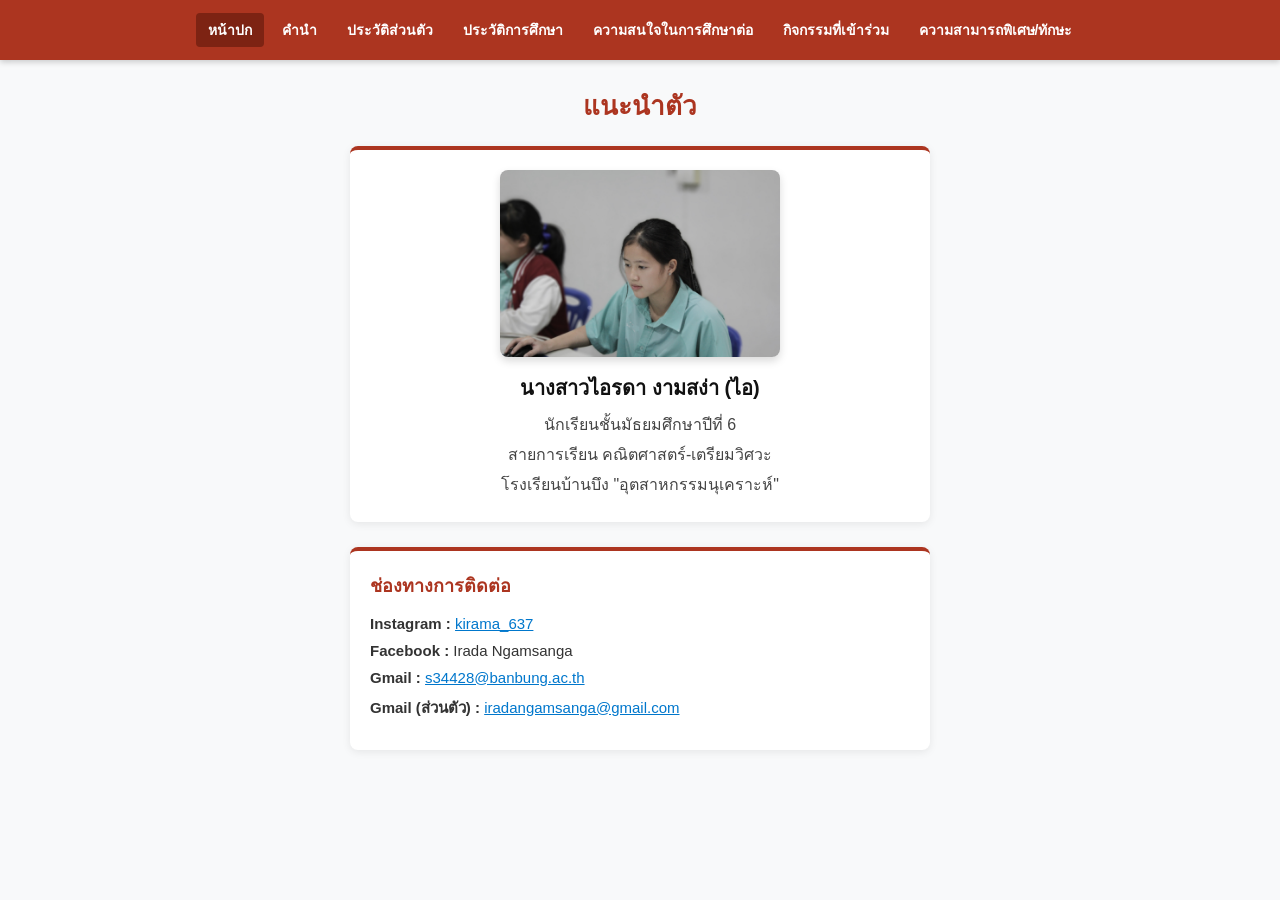
<file: index.html>
<!DOCTYPE html>
<html lang="th">
<head>
    <meta charset="UTF-8">
    <meta name="viewport" content="width=device-width, initial-scale=1.0">
    <title>หน้าแรก - Portfolio</title>
    <style>
        * {
            box-sizing: border-box;
            margin: 0;
            padding: 0;
        }
        body {
            font-family: 'Tahoma', 'Sarabun', sans-serif;
            background-color: #f8f9fa;
            color: #333;
        }
        .navbar {
            background-color: #AC3520;
            display: flex;
            justify-content: center;
            align-items: center;
            flex-wrap: wrap;
            padding: 10px;
            position: sticky;
            top: 0;
            box-shadow: 0 2px 6px rgba(0,0,0,0.2);
            z-index: 100;
        }
        .navbar a {
            color: white;
            text-decoration: none;
            padding: 6px 12px;
            font-size: 14px;
            font-weight: bold;
            border-radius: 4px;
            margin: 3px;
            white-space: nowrap;
        }
        .navbar a:hover, .navbar a.active {
            background-color: #7d2313;
        }
        .page-container {
            width: 90%;
            max-width: 600px;
            margin: 25px auto;
            padding: 0 10px;
            text-align: center;
        }
        .heading {
            font-size: 26px;
            margin-bottom: 20px;
            color: #AC3520;
        }
        .profile-card, .contact-box {
            background: #ffffff;
            border-radius: 8px;
            padding: 20px;
            margin-bottom: 25px;
            box-shadow: 0 2px 8px rgba(0,0,0,0.08);
            border-top: 4px solid #AC3520;
            text-align: center;
        }
        /* ล็อกขนาดรูปภาพให้พอดีหน้าจอชัวร์ 100% */
        .profile-img {
            width: 100% !important;
            max-width: 280px !important; /* ปรับขนาดความกว้างรูปไม่เกิน 280px */
            height: auto !important;
            display: block !important;
            margin: 0 auto 15px auto !important;
            border-radius: 8px;
            box-shadow: 0 4px 8px rgba(0,0,0,0.15);
        }
        .img-caption {
            font-size: 13px;
            color: #666;
            margin-bottom: 20px;
        }
        .profile-details h2 {
            font-size: 20px;
            color: #111;
            margin-bottom: 8px;
        }
        .profile-details h3 {
            font-size: 16px;
            color: #444;
            font-weight: normal;
            margin-bottom: 5px;
        }
        .contact-box {
            text-align: left;
        }
        .contact-box h2 {
            font-size: 18px;
            color: #AC3520;
            margin-bottom: 15px;
        }
        .contact-box p {
            margin-bottom: 10px;
            font-size: 15px;
            word-break: break-word;
        }
        .contact-box a {
            color: #0077cc;
            text-decoration: underline;
        }
    </style>
</head>
<body>

    <nav class="navbar">
        <a href="index.html" class="active">หน้าปก</a>
        <a href="foreword.html">คำนำ</a>
        <a href="profile.html">ประวัติส่วนตัว</a>
        <a href="education.html">ประวัติการศึกษา</a>
        <a href="interest.html">ความสนใจในการศึกษาต่อ</a>
        <a href="activities.html">กิจกรรมที่เข้าร่วม</a>
        <a href="skills.html">ความสามารถพิเศษ/ทักษะ</a>
    </nav>

    <main class="page-container">
        <h1 class="heading">แนะนำตัว</h1>
        
        <div class="profile-card">
            <!-- บังคับขนาดภาพด้วย style ตรงๆ เพื่อแก้ปัญหารูปใหญ่ล้นจอ -->
            <img src="banner.jpg" alt="รูปโปรไฟล์" class="profile-img" style="width: 100%; max-width: 280px; height: auto; display: block; margin: 0 auto 15px auto; border-radius: 8px;">
           
            <div class="profile-details">
                <h2>นางสาวไอรดา งามสง่า (ไอ)</h2>
                <h3>นักเรียนชั้นมัธยมศึกษาปีที่ 6</h3>
                <h3>สายการเรียน คณิตศาสตร์-เตรียมวิศวะ</h3>
                <h3>โรงเรียนบ้านบึง "อุตสาหกรรมนุเคราะห์"</h3>
            </div>
        </div>

        <section class="contact-box">
            <h2>ช่องทางการติดต่อ</h2>
            <p><strong>Instagram :</strong> <a href="https://instagram.com/alpha_yahcuras" target="_blank">kirama_637</a></p>
            <p><strong>Facebook :</strong> Irada Ngamsanga</p>
            <p><strong>Gmail :</strong> <a href="mailto:chayamorn36642@banbung.ac.th">s34428@banbung.ac.th</a></p>
            <p><strong>Gmail (ส่วนตัว) :</strong> <a href="mailto:chayamonpaenoi10052550@gmail.com">iradangamsanga@gmail.com</a></p>
        </section>
    </main>

</body>
</html>
</file>
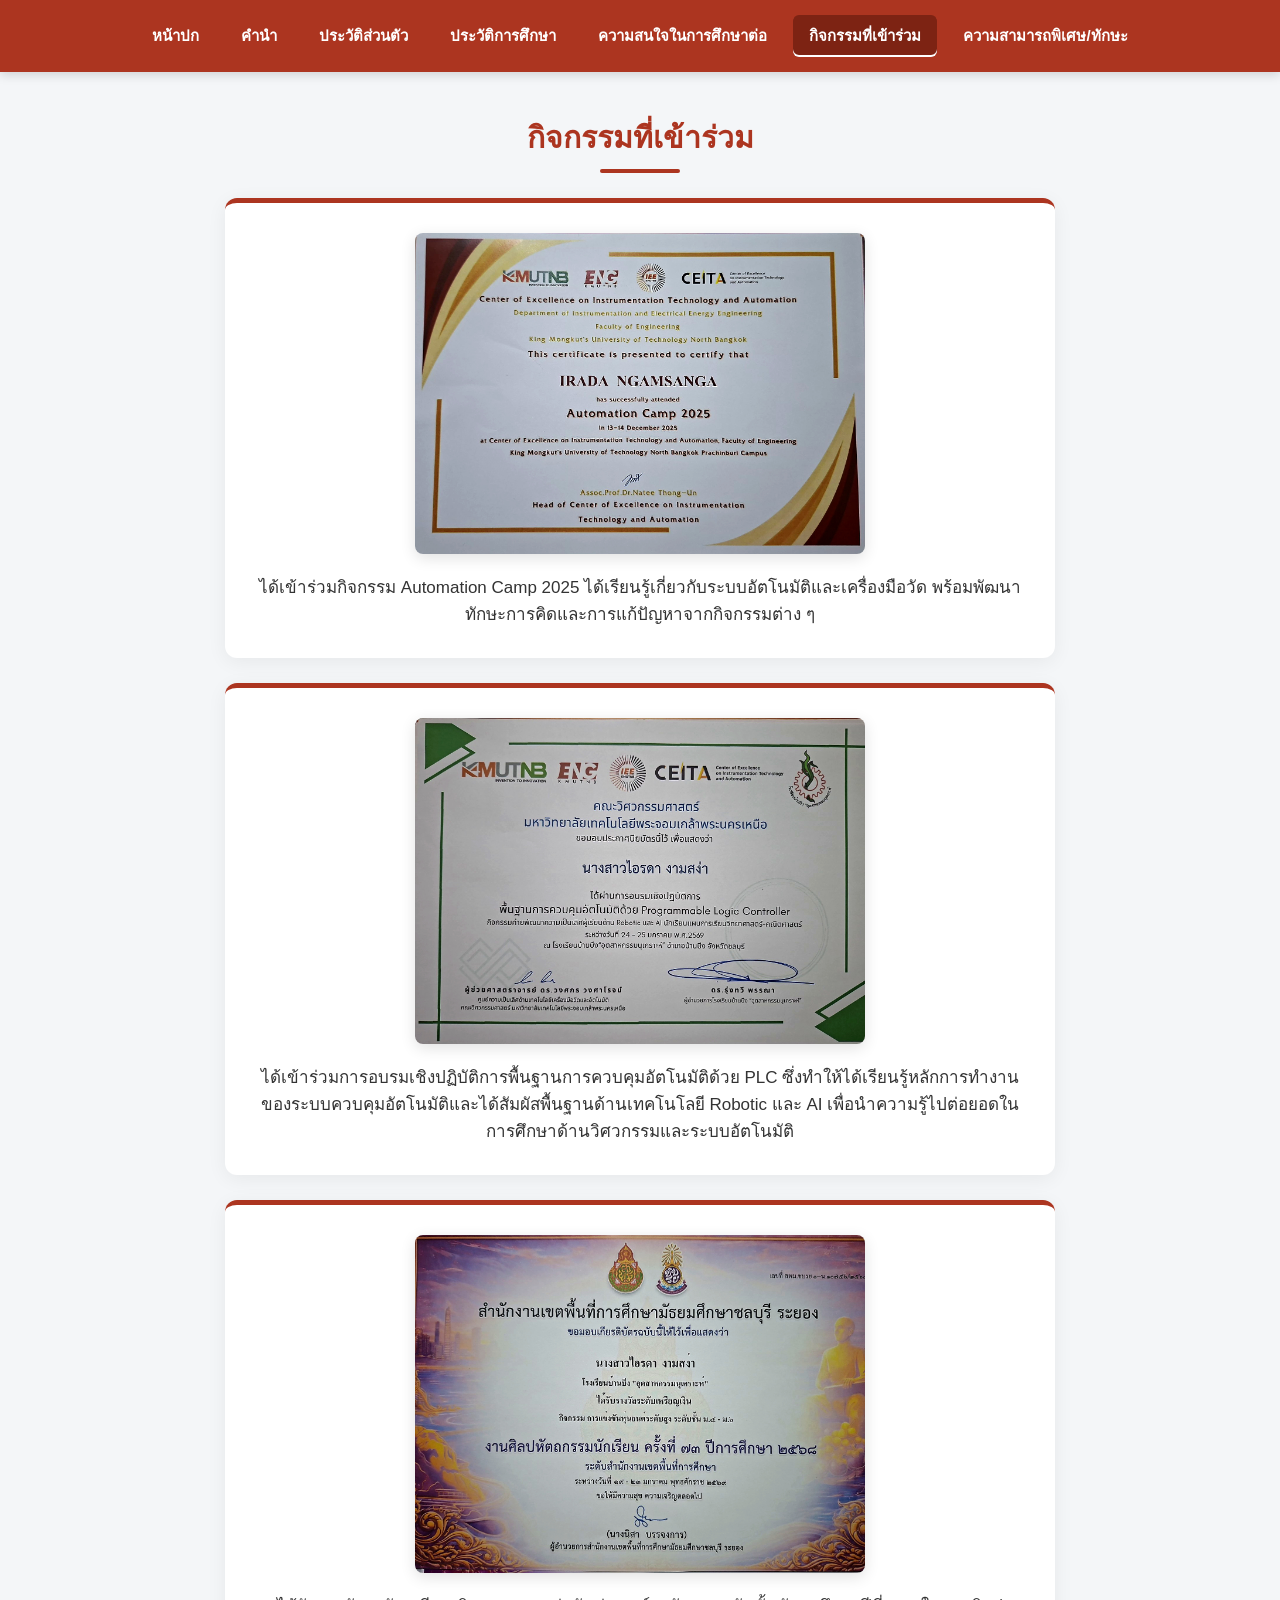
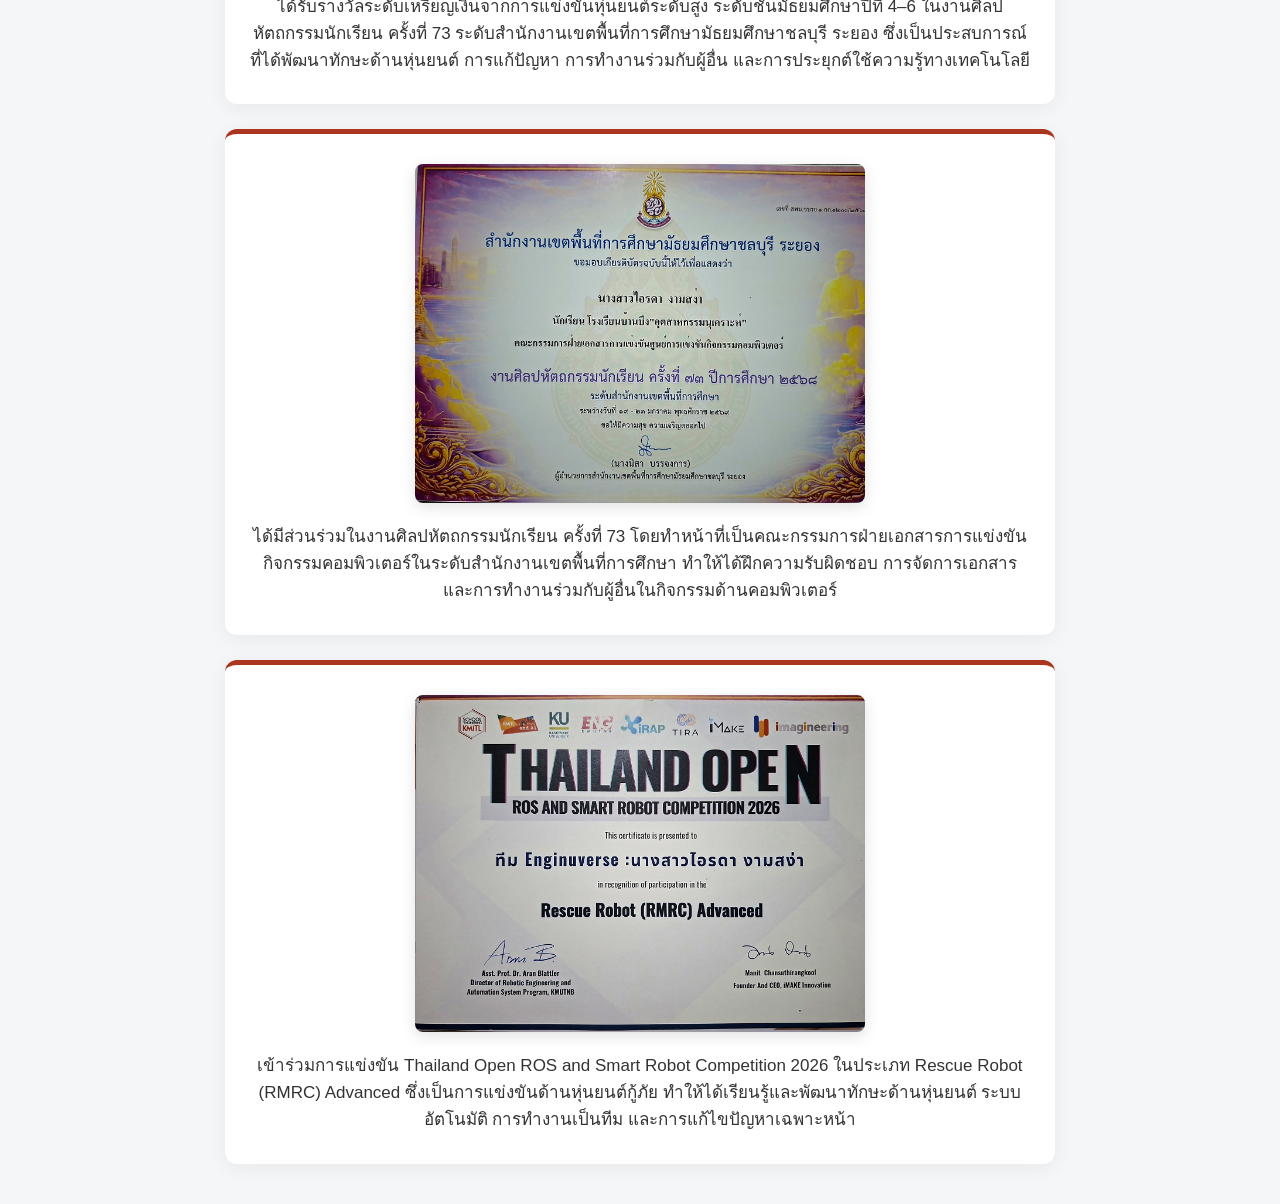
<file: activities.html>
<!DOCTYPE html>
<html lang="th">
<head>
    <meta charset="UTF-8">
    <meta name="viewport" content="width=device-width, initial-scale=1.0">
    <title>กิจกรรมที่เข้าร่วม - Portfolio</title>
    <link rel="stylesheet" href="style.css?v=2">
</head>
<body>

    <nav class="navbar">
        <a href="index.html">หน้าปก</a>
        <a href="foreword.html">คำนำ</a>
        <a href="profile.html">ประวัติส่วนตัว</a>
        <a href="education.html">ประวัติการศึกษา</a>
        <a href="interest.html">ความสนใจในการศึกษาต่อ</a>
        <a href="activities.html" class="active">กิจกรรมที่เข้าร่วม</a>
        <a href="skills.html">ความสามารถพิเศษ/ทักษะ</a>
    </nav>

    <main class="page-container">
        <h1 class="heading">กิจกรรมที่เข้าร่วม</h1>

        <!-- กิจกรรม/เกียรติบัตรที่ 1 -->
        <div class="content-card activity-card">
            <div class="activity-img-wrapper">
                <img src="13782.jpg" alt="รูปกิจกรรม 1" class="activity-img">
            </div>
            <p class="activity-desc">ได้เข้าร่วมกิจกรรม Automation Camp 2025 ได้เรียนรู้เกี่ยวกับระบบอัตโนมัติและเครื่องมือวัด พร้อมพัฒนาทักษะการคิดและการแก้ปัญหาจากกิจกรรมต่าง ๆ</p>
        </div>

        <!-- กิจกรรม/เกียรติบัตรที่ 2 -->
        <div class="content-card activity-card">
            <div class="activity-img-wrapper">
                <img src="13783.jpg" alt="รูปกิจกรรม 2" class="activity-img">
            </div>
            <p class="activity-desc">ได้เข้าร่วมการอบรมเชิงปฏิบัติการพื้นฐานการควบคุมอัตโนมัติด้วย PLC ซึ่งทำให้ได้เรียนรู้หลักการทำงานของระบบควบคุมอัตโนมัติและได้สัมผัสพื้นฐานด้านเทคโนโลยี Robotic และ AI เพื่อนำความรู้ไปต่อยอดในการศึกษาด้านวิศวกรรมและระบบอัตโนมัติ
 </p>
        </div>

        <!-- กิจกรรม/เกียรติบัตรที่ 3 -->
        <div class="content-card activity-card">
            <div class="activity-img-wrapper">
                <img src="13786.jpg" alt="รูปกิจกรรม 3" class="activity-img">
            </div>
            <p class="activity-desc">ได้รับรางวัลระดับเหรียญเงินจากการแข่งขันหุ่นยนต์ระดับสูง ระดับชั้นมัธยมศึกษาปีที่ 4–6 ในงานศิลปหัตถกรรมนักเรียน ครั้งที่ 73 ระดับสำนักงานเขตพื้นที่การศึกษามัธยมศึกษาชลบุรี ระยอง ซึ่งเป็นประสบการณ์ที่ได้พัฒนาทักษะด้านหุ่นยนต์ การแก้ปัญหา การทำงานร่วมกับผู้อื่น และการประยุกต์ใช้ความรู้ทางเทคโนโลยี
 </p>
        </div>

        <!-- กิจกรรม/เกียรติบัตรที่ 4 -->
        <div class="content-card activity-card">
            <div class="activity-img-wrapper">
                <img src="13785.jpg" alt="รูปกิจกรรม 4" class="activity-img">
            </div>
            <p class="activity-desc">ได้มีส่วนร่วมในงานศิลปหัตถกรรมนักเรียน ครั้งที่ 73 โดยทำหน้าที่เป็นคณะกรรมการฝ่ายเอกสารการแข่งขันกิจกรรมคอมพิวเตอร์ในระดับสำนักงานเขตพื้นที่การศึกษา ทำให้ได้ฝึกความรับผิดชอบ การจัดการเอกสาร และการทำงานร่วมกับผู้อื่นในกิจกรรมด้านคอมพิวเตอร์</p>
        </div>

          <!-- กิจกรรม/เกียรติบัตรที่ 5 -->
        <div class="content-card activity-card">
            <div class="activity-img-wrapper">
                <img src="13784.jpg" alt="รูปกิจกรรม 4" class="activity-img">
            </div>
            <p class="activity-desc">เข้าร่วมการแข่งขัน Thailand Open ROS and Smart Robot Competition 2026 ในประเภท Rescue Robot (RMRC) Advanced ซึ่งเป็นการแข่งขันด้านหุ่นยนต์กู้ภัย ทำให้ได้เรียนรู้และพัฒนาทักษะด้านหุ่นยนต์ ระบบอัตโนมัติ การทำงานเป็นทีม และการแก้ไขปัญหาเฉพาะหน้า </p>
        </div>

    </main>

</body>
</html>
</file>
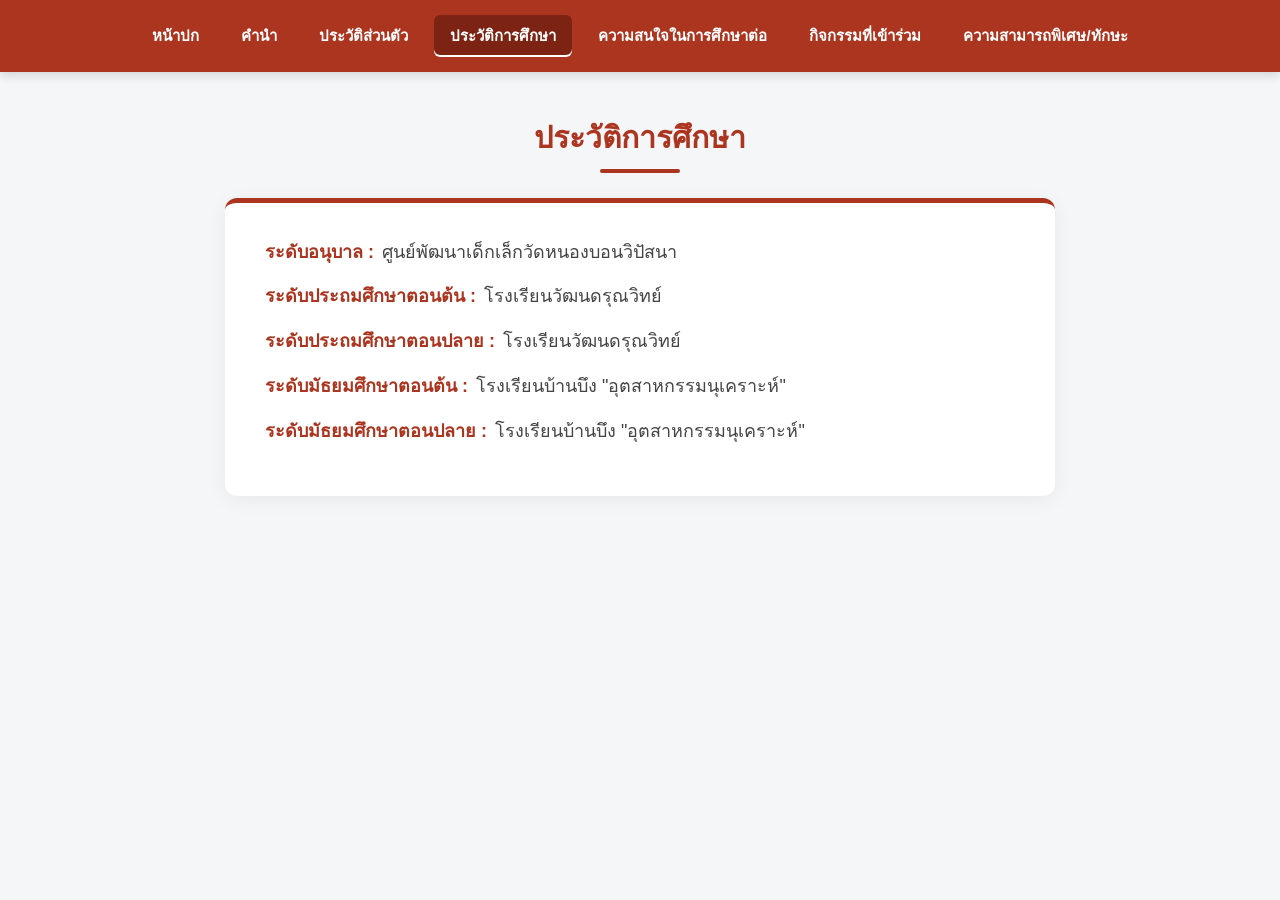
<file: education.html>
<!DOCTYPE html>
<html lang="th">
<head>
    <meta charset="UTF-8">
    <meta name="viewport" content="width=device-width, initial-scale=1.0">
    <title>ประวัติการศึกษา - Portfolio</title>
    <link rel="stylesheet" href="style.css?v=3">
</head>
<body>

    <nav class="navbar">
        <a href="index.html">หน้าปก</a>
        <a href="foreword.html">คำนำ</a>
        <a href="profile.html">ประวัติส่วนตัว</a>
        <a href="education.html" class="active">ประวัติการศึกษา</a>
        <a href="interest.html">ความสนใจในการศึกษาต่อ</a>
        <a href="activities.html">กิจกรรมที่เข้าร่วม</a>
        <a href="skills.html">ความสามารถพิเศษ/ทักษะ</a>
    </nav>

    <main class="page-container">
        <h1 class="heading">ประวัติการศึกษา</h1>
        <div class="content-card edu-card">
            <p><span class="edu-level">ระดับอนุบาล :</span> <span class="school-name">ศูนย์พัฒนาเด็กเล็กวัดหนองบอนวิปัสนา</span></p>
            <p><span class="edu-level">ระดับประถมศึกษาตอนต้น :</span> <span class="school-name">โรงเรียนวัฒนดรุณวิทย์</span></p>
            <p><span class="edu-level">ระดับประถมศึกษาตอนปลาย :</span> <span class="school-name">โรงเรียนวัฒนดรุณวิทย์</span></p>
            <p><span class="edu-level">ระดับมัธยมศึกษาตอนต้น :</span> <span class="school-name">โรงเรียนบ้านบึง "อุตสาหกรรมนุเคราะห์"</span></p>
            <p><span class="edu-level">ระดับมัธยมศึกษาตอนปลาย :</span> <span class="school-name">โรงเรียนบ้านบึง "อุตสาหกรรมนุเคราะห์"</span></p>
        </div>
    </main>

</body>
</html>
</file>
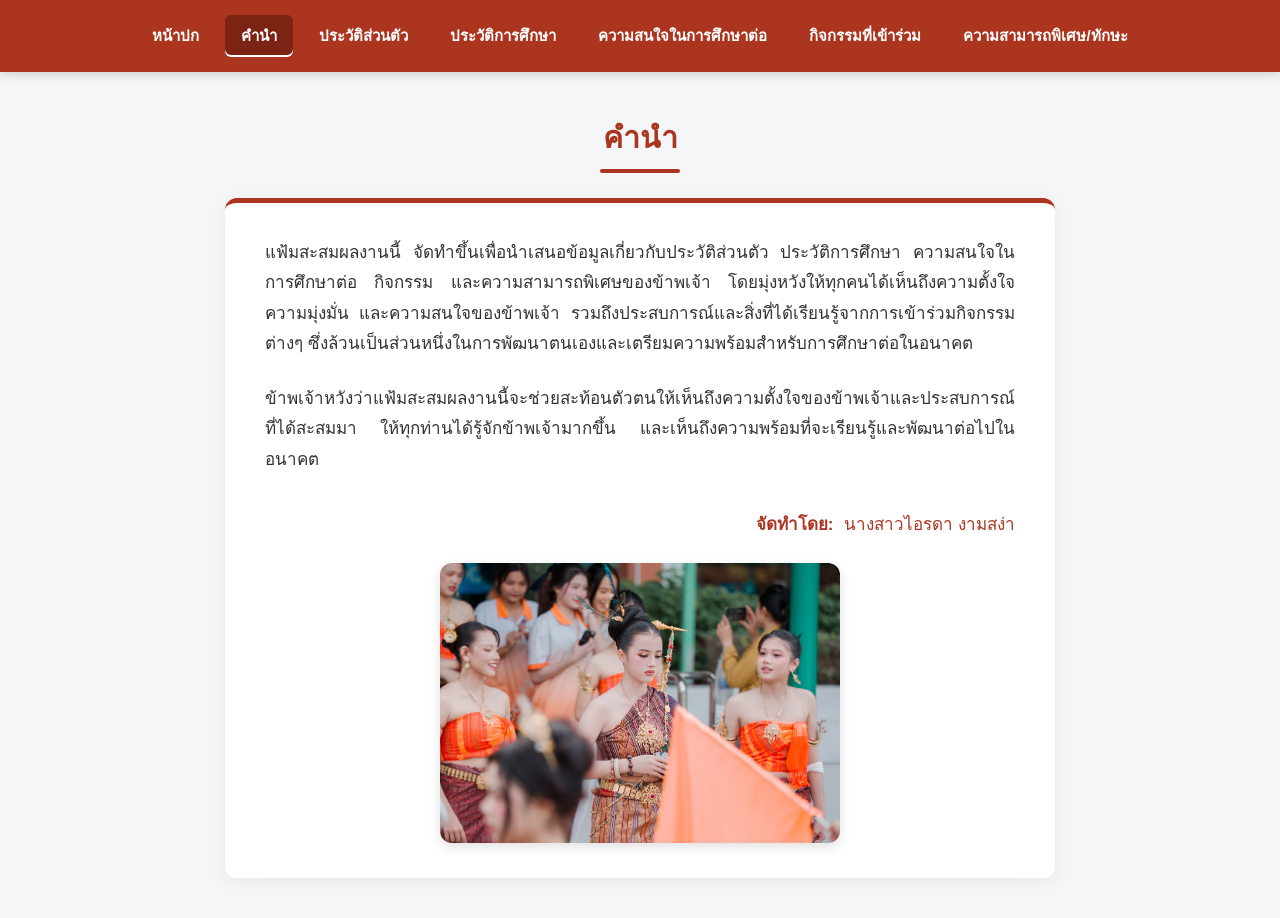
<file: foreword.html>
<!DOCTYPE html>
<html lang="th">
<head>
    <meta charset="UTF-8">
    <meta name="viewport" content="width=device-width, initial-scale=1.0">
    <title>คำนำ - Portfolio</title>
    <link rel="stylesheet" href="style.css?v=5">
</head>
<body>

    <nav class="navbar">
        <a href="index.html">หน้าปก</a>
        <a href="foreword.html" class="active">คำนำ</a>
        <a href="profile.html">ประวัติส่วนตัว</a>
        <a href="education.html">ประวัติการศึกษา</a>
        <a href="interest.html">ความสนใจในการศึกษาต่อ</a>
        <a href="activities.html">กิจกรรมที่เข้าร่วม</a>
        <a href="skills.html">ความสามารถพิเศษ/ทักษะ</a>
    </nav>

    <main class="page-container">
        <h1 class="heading">คำนำ</h1>
        <div class="content-card">
            <p class="foreword-p">
                แฟ้มสะสมผลงานนี้ จัดทำขึ้นเพื่อนำเสนอข้อมูลเกี่ยวกับประวัติส่วนตัว ประวัติการศึกษา ความสนใจในการศึกษาต่อ กิจกรรม และความสามารถพิเศษของข้าพเจ้า โดยมุ่งหวังให้ทุกคนได้เห็นถึงความตั้งใจ ความมุ่งมั่น และความสนใจของข้าพเจ้า รวมถึงประสบการณ์และสิ่งที่ได้เรียนรู้จากการเข้าร่วมกิจกรรมต่างๆ ซึ่งล้วนเป็นส่วนหนึ่งในการพัฒนาตนเองและเตรียมความพร้อมสำหรับการศึกษาต่อในอนาคต
            </p>
            <p class="foreword-p">
                ข้าพเจ้าหวังว่าแฟ้มสะสมผลงานนี้จะช่วยสะท้อนตัวตนให้เห็นถึงความตั้งใจของข้าพเจ้าและประสบการณ์ที่ได้สะสมมา ให้ทุกท่านได้รู้จักข้าพเจ้ามากขึ้น และเห็นถึงความพร้อมที่จะเรียนรู้และพัฒนาต่อไปในอนาคต
            </p>

            <!-- ส่วนผู้จัดทำ (หน้าเข้ม - หลังอ่อน) -->
            <div class="foreword-author">
                <p><span class="author-label">จัดทำโดย:</span> <span class="author-name">นางสาวไอรดา งามสง่า</span></p>
            </div>

            <!-- เพิ่มส่วนแสดงรูปภาพด้านล่าง -->
            <div class="foreword-image-container">
                <img src="FB_IMG_1758957713668.jpg" alt="รูปภาพผู้จัดทำ" class="foreword-img">
            </div>

        </div>
    </main>

</body>
</html>
</file>
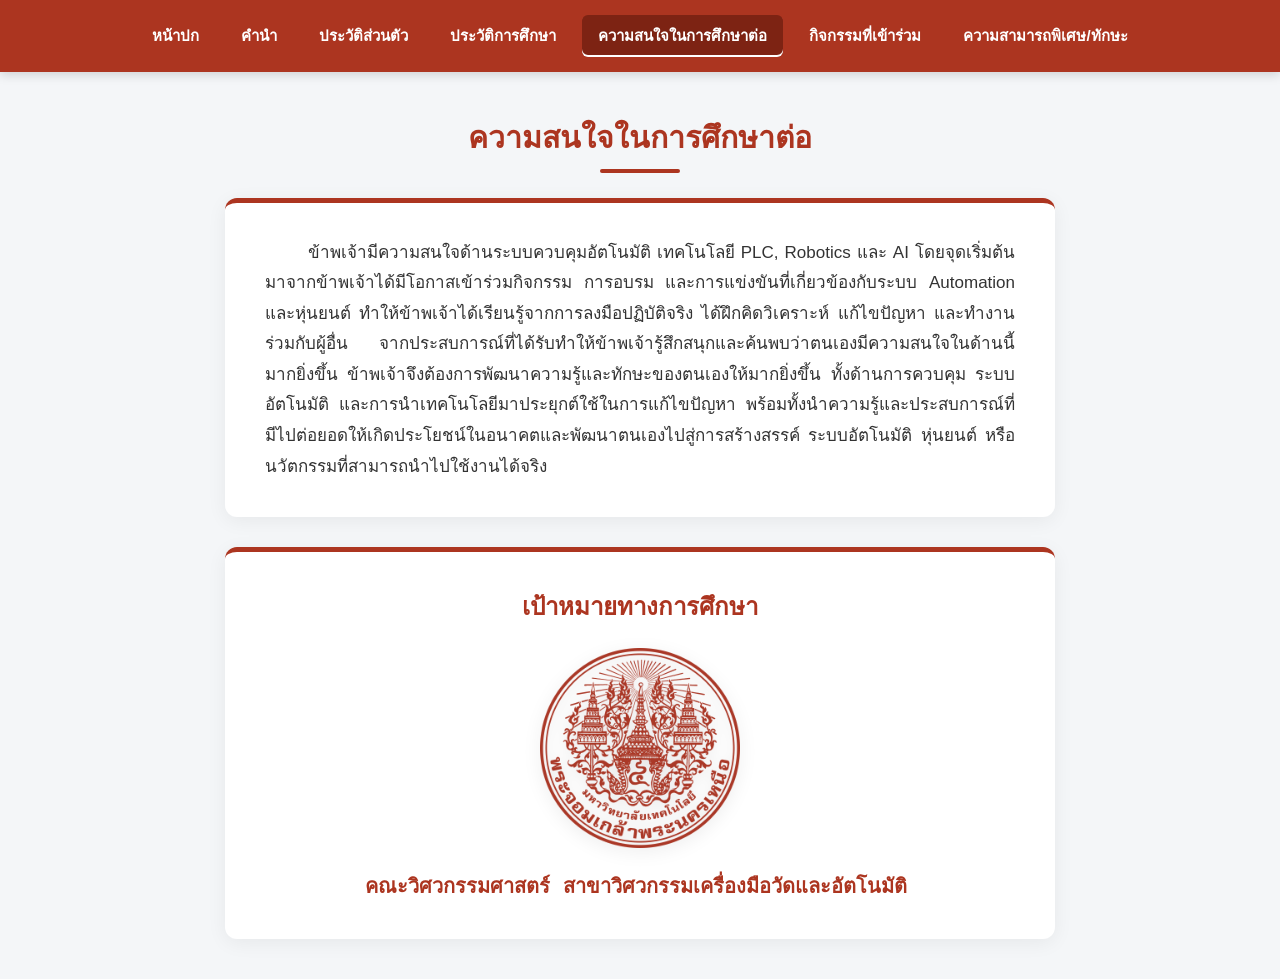
<file: interest.html>
<!DOCTYPE html>
<html lang="th">
<head>
    <meta charset="UTF-8">
    <meta name="viewport" content="width=device-width, initial-scale=1.0">
    <title>ความสนใจในการศึกษาต่อ - Portfolio</title>
    <link rel="stylesheet" href="style.css?v=7">
</head>
<body>

    <nav class="navbar">
        <a href="index.html">หน้าปก</a>
        <a href="foreword.html">คำนำ</a>
        <a href="profile.html">ประวัติส่วนตัว</a>
        <a href="education.html">ประวัติการศึกษา</a>
        <a href="interest.html" class="active">ความสนใจในการศึกษาต่อ</a>
        <a href="activities.html">กิจกรรมที่เข้าร่วม</a>
        <a href="skills.html">ความสามารถพิเศษ/ทักษะ</a>
    </nav>

    <main class="page-container">
        <h1 class="heading">ความสนใจในการศึกษาต่อ</h1>
       
      <!-- กรอบที่ 1: ความสนใจในการศึกษาต่อ -->
<div class="content-card">
    <p class="interest-single-p">
        ข้าพเจ้ามีความสนใจด้านระบบควบคุมอัตโนมัติ เทคโนโลยี PLC, Robotics และ AI โดยจุดเริ่มต้นมาจากข้าพเจ้าได้มีโอกาสเข้าร่วมกิจกรรม การอบรม และการแข่งขันที่เกี่ยวข้องกับระบบ Automation และหุ่นยนต์ ทำให้ข้าพเจ้าได้เรียนรู้จากการลงมือปฏิบัติจริง ได้ฝึกคิดวิเคราะห์ แก้ไขปัญหา และทำงานร่วมกับผู้อื่น จากประสบการณ์ที่ได้รับทำให้ข้าพเจ้ารู้สึกสนุกและค้นพบว่าตนเองมีความสนใจในด้านนี้มากยิ่งขึ้น ข้าพเจ้าจึงต้องการพัฒนาความรู้และทักษะของตนเองให้มากยิ่งขึ้น ทั้งด้านการควบคุม ระบบอัตโนมัติ และการนำเทคโนโลยีมาประยุกต์ใช้ในการแก้ไขปัญหา พร้อมทั้งนำความรู้และประสบการณ์ที่มีไปต่อยอดให้เกิดประโยชน์ในอนาคตและพัฒนาตนเองไปสู่การสร้างสรรค์ ระบบอัตโนมัติ หุ่นยนต์ หรือนวัตกรรมที่สามารถนำไปใช้งานได้จริง
    </p>
</div>

        <!-- กรอบที่ 2: เป้าหมายการศึกษา -->
<div class="content-card target-card-center">
    <h3>เป้าหมายทางการศึกษา</h3>
    <img src="12.webp" alt="ตรามหาวิทยาลัยเทคโนโลยีพระจอมเกล้าพระนครเหนือ" class="university-logo-center">
    <p class="target-text-single-line">
        <span class="faculty-name">คณะวิศวกรรมศาสตร์</span>
        <span class="department-name">สาขาวิศวกรรมเครื่องมือวัดและอัตโนมัติ</span>
    </p>
</div>

    </main>

</body>
</html>
</file>
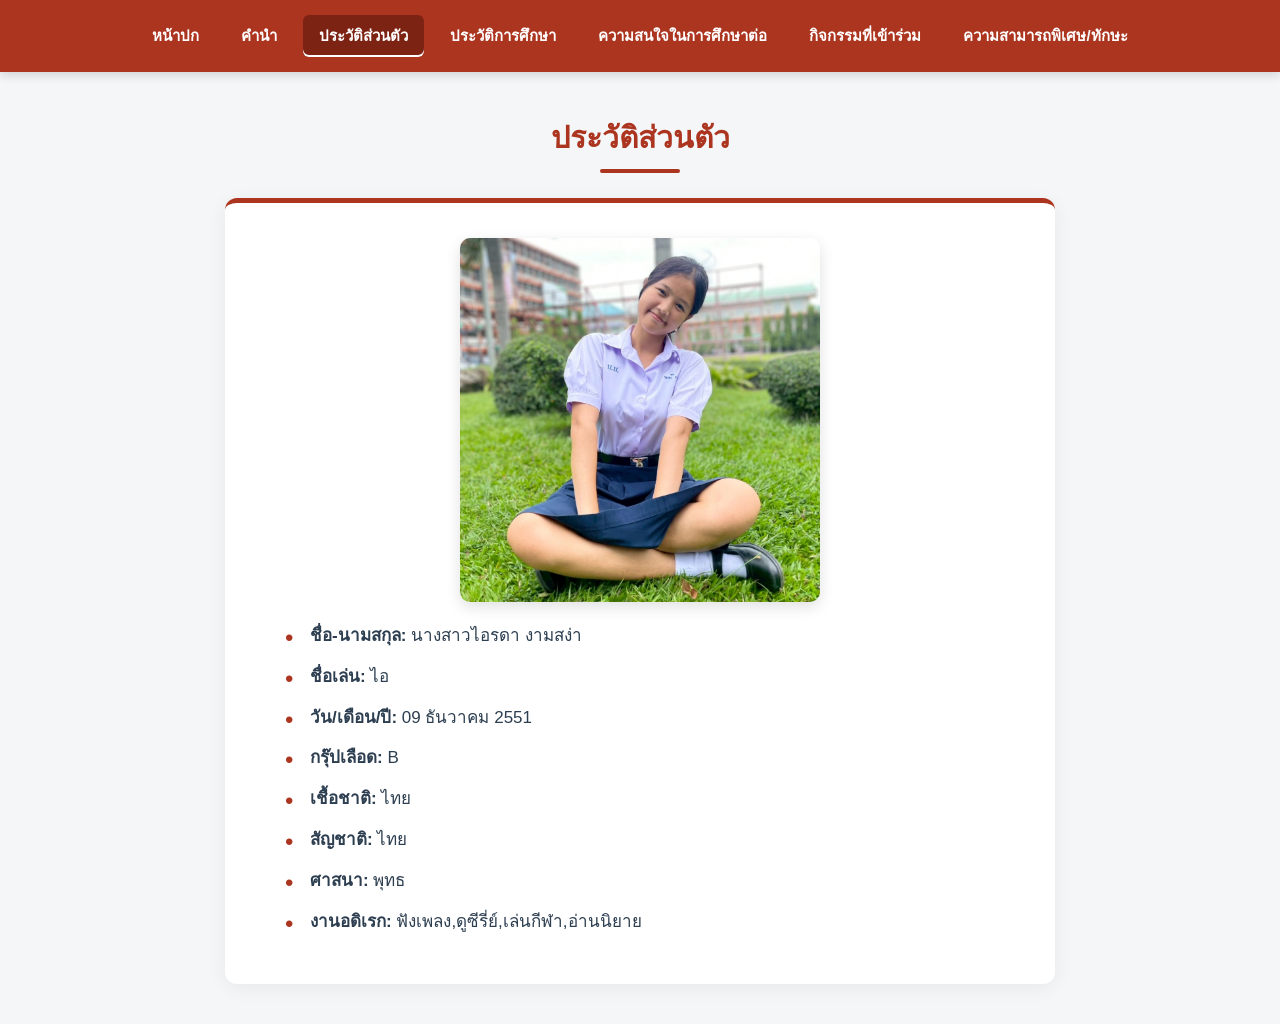
<file: profile.html>
<!DOCTYPE html>
<html lang="th">
<head>
    <meta charset="UTF-8">
    <meta name="viewport" content="width=device-width, initial-scale=1.0">
    <title>ประวัติส่วนตัว - Portfolio</title>
    <link rel="stylesheet" href="style.css?v=1">
</head>
<body>

    <nav class="navbar">
        <a href="index.html">หน้าปก</a>
        <a href="foreword.html">คำนำ</a>
        <a href="profile.html" class="active">ประวัติส่วนตัว</a>
        <a href="education.html">ประวัติการศึกษา</a>
        <a href="interest.html">ความสนใจในการศึกษาต่อ</a>
        <a href="activities.html">กิจกรรมที่เข้าร่วม</a>
        <a href="skills.html">ความสามารถพิเศษ/ทักษะ</a>
    </nav>

    <main class="page-container">
        <h1 class="heading">ประวัติส่วนตัว</h1>
        <div class="content-card">
            <img src="1701.webp" alt="รูปประวัติส่วนตัว" class="content-img">
            <ul>
                <li><strong>ชื่อ-นามสกุล:</strong> นางสาวไอรดา งามสง่า</li>
                <li><strong>ชื่อเล่น:</strong> ไอ</li>
                <li><strong>วัน/เดือน/ปี:</strong> 09 ธันวาคม 2551</li>
                <li><strong>กรุ๊ปเลือด:</strong> B</li>
                <li><strong>เชื้อชาติ:</strong> ไทย</li>
                <li><strong>สัญชาติ:</strong> ไทย</li>
                <li><strong>ศาสนา:</strong> พุทธ</li>
                <li><strong>งานอดิเรก:</strong> ฟังเพลง,ดูซีรี่ย์,เล่นกีฬา,อ่านนิยาย</li>
            </ul>
        </div>
    </main>

</body>
</html>
</file>
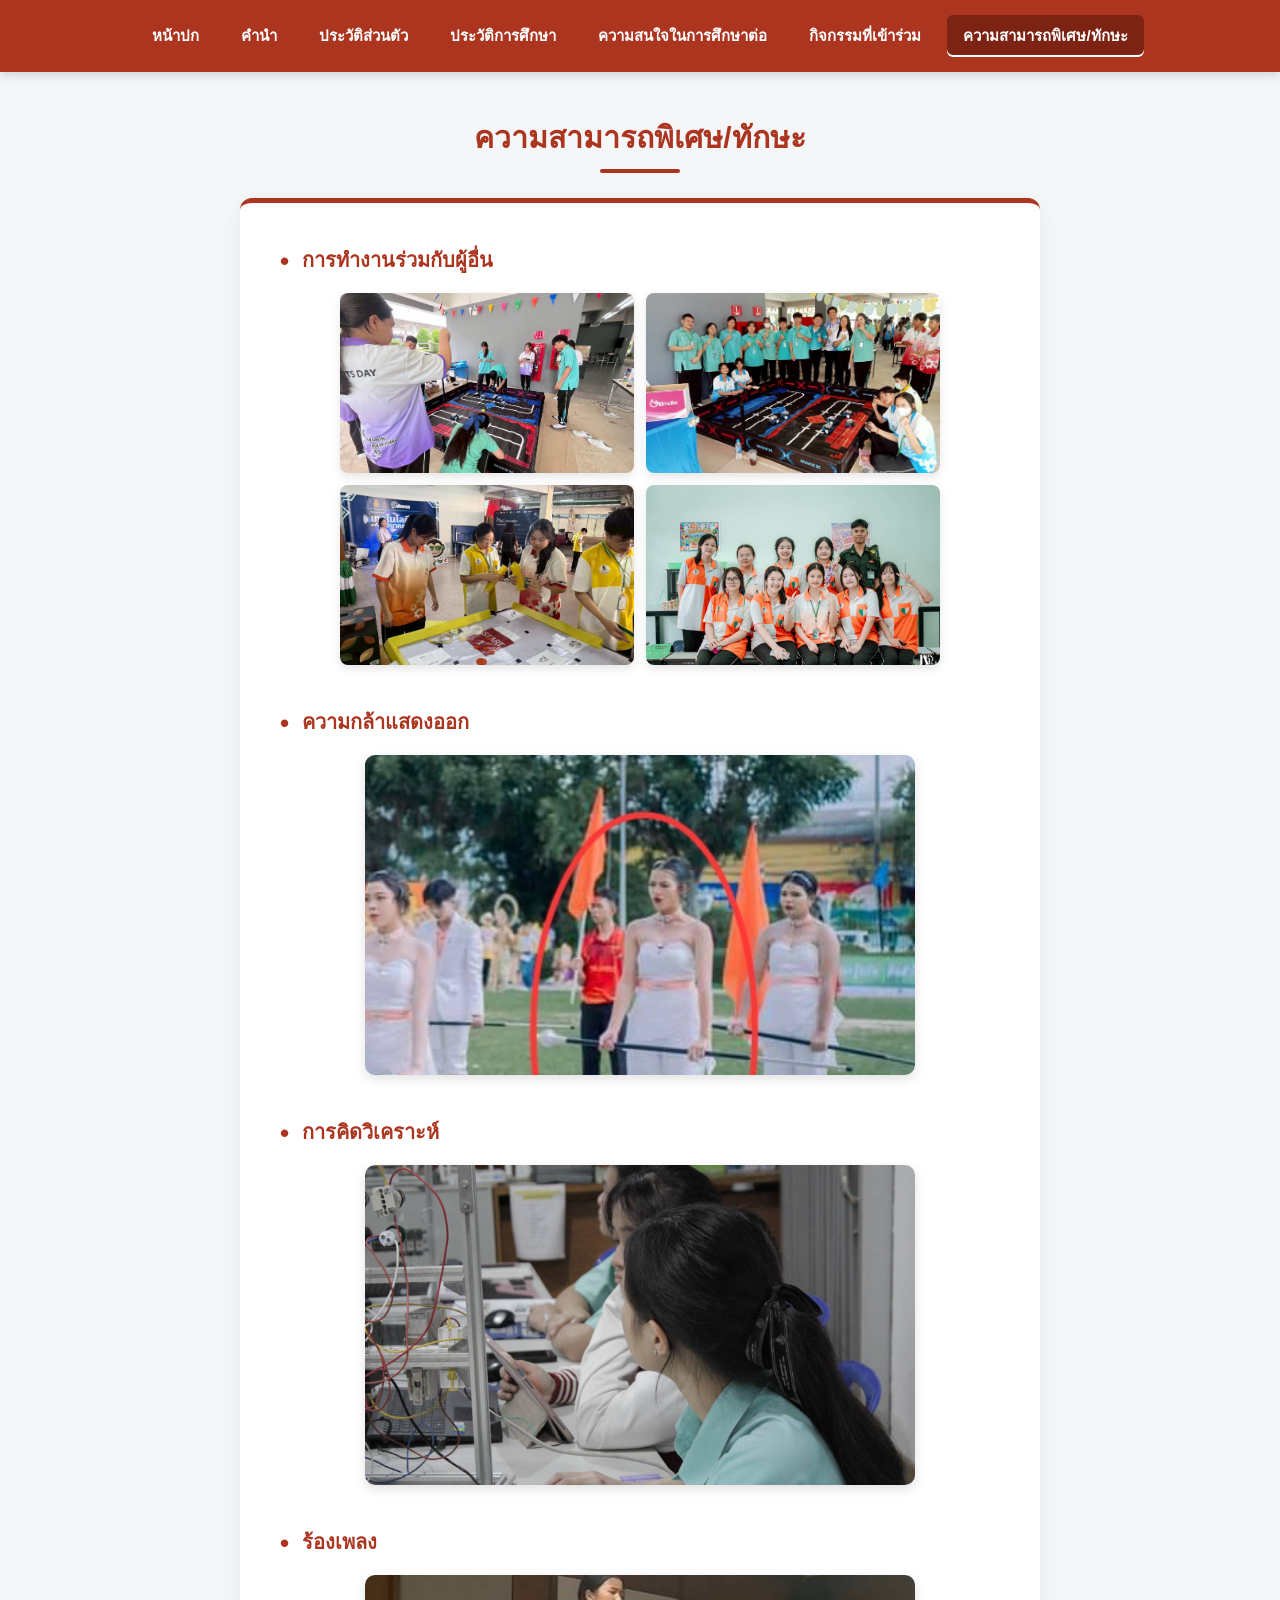
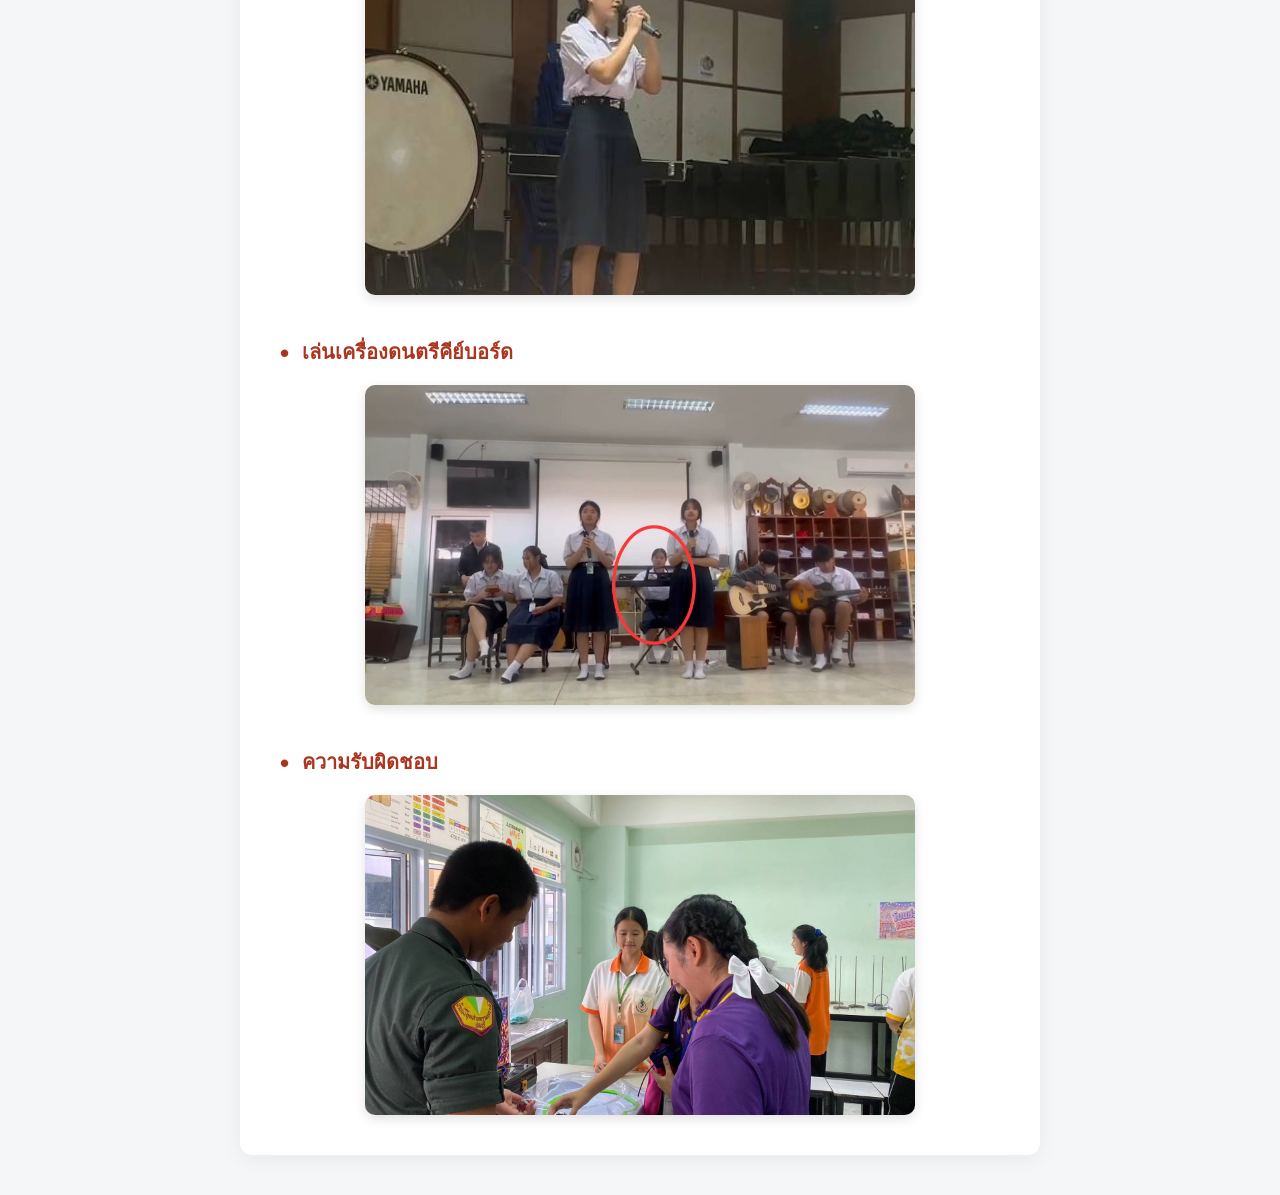
<file: skills.html>
<!DOCTYPE html>
<html lang="th">
<head>
    <meta charset="UTF-8">
    <meta name="viewport" content="width=device-width, initial-scale=1.0">
    <title>ความสามารถพิเศษ/ทักษะ - Portfolio</title>
    <link rel="stylesheet" href="style.css?v=9">
</head>
<body>

    <nav class="navbar">
        <a href="index.html">หน้าปก</a>
        <a href="foreword.html">คำนำ</a>
        <a href="profile.html">ประวัติส่วนตัว</a>
        <a href="education.html">ประวัติการศึกษา</a>
        <a href="interest.html">ความสนใจในการศึกษาต่อ</a>
        <a href="activities.html">กิจกรรมที่เข้าร่วม</a>
        <a href="skills.html" class="active">ความสามารถพิเศษ/ทักษะ</a>
    </nav>

    <main class="page-container">
        <h1 class="heading">ความสามารถพิเศษ/ทักษะ</h1>

        <!-- รวมทุกทักษะไว้ในการ์ดใบเดียว เรียงลงมาเป็นแถวเดี่ยว -->
        <div class="content-card skills-single-card">
            
            <!-- ทักษะที่ 1 (4 รูป จัดแบบ บน 2 ล่าง 2) -->
            <div class="skill-item">
                <h3 class="skill-title">การทำงานร่วมกับผู้อื่น</h3>
                <div class="skill-img-grid-4">
                    <img src="13846.jpg" alt="การทำงานร่วมกับผู้อื่น 1" class="skill-img">
                    <img src="13845.jpg" alt="การทำงานร่วมกับผู้อื่น 2" class="skill-img">
                    <img src="13847.jpg" alt="การทำงานร่วมกับผู้อื่น 3" class="skill-img">
                    <img src="13844.jpg" alt="การทำงานร่วมกับผู้อื่น 4" class="skill-img">
                </div>
            </div>

            <!-- ทักษะที่ 2 -->
            <div class="skill-item">
                <h3 class="skill-title">ความกล้าแสดงออก</h3>
                <div class="skill-img-wrapper">
                    <img src="13837.jpg" alt="การกล้าแสดงออก" class="skill-img">
                </div>
            </div>

            <!-- ทักษะที่ 3 -->
            <div class="skill-item">
                <h3 class="skill-title">การคิดวิเคราะห์</h3>
                <div class="skill-img-wrapper">
                    <img src="13840.jpg" alt="การคิดวิเคราะห์" class="skill-img">
                </div>
            </div>

            <!-- ทักษะที่ 4 -->
            <div class="skill-item">
                <h3 class="skill-title">ร้องเพลง</h3>
                <div class="skill-img-wrapper">
                    <img src="13836.jpg" alt="ร้องเพลง" class="skill-img">
                </div>
            </div>

            <!-- ทักษะที่ 5 -->
            <div class="skill-item">
                <h3 class="skill-title">เล่นเครื่องดนตรีคีย์บอร์ด</h3>
                <div class="skill-img-wrapper">
                    <img src="13848.jpg" alt="เล่นเครื่องดนตรีคีย์บอร์ด" class="skill-img">
                </div>
            </div>

            <!-- ทักษะที่ 6 -->
            <div class="skill-item">
                <h3 class="skill-title">ความรับผิดชอบ</h3>
                <div class="skill-img-wrapper">
                    <img src="13843.jpg" alt="ความรับผิดชอบ" class="skill-img">
                </div>
            </div>

        </div>
    </main>

</body>
</html>
</file>
<file: style.css>
* {
    box-sizing: border-box;
    margin: 0;
    padding: 0;
}

body {
    font-family: 'Sarabun', 'Tahoma', sans-serif;
    background-color: #f4f6f8;
    color: #2c3e50;
    line-height: 1.7;
}

/* แถบเมนูด้านบน สีแดงหมากสุก มจพ. */
.navbar {
    background-color: #AC3520;
    display: flex;
    justify-content: center;
    align-items: center;
    flex-wrap: wrap;
    padding: 12px 20px;
    position: sticky;
    top: 0;
    box-shadow: 0 3px 10px rgba(0, 0, 0, 0.15);
    z-index: 1000;
}

.navbar a {
    color: #ffffff;
    text-decoration: none;
    padding: 8px 16px;
    font-size: 15px;
    font-weight: 600;
    border-radius: 6px;
    margin: 3px 5px;
    transition: all 0.25s ease;
    white-space: nowrap;
}

.navbar a:hover, .navbar a.active {
    background-color: #7d2313;
    box-shadow: inset 0 -2px 0 #ffffff;
}

/* พื้นที่แสดงเนื้อหาหลัก */
.page-container {
    width: 90%;
    max-width: 850px;
    margin: 40px auto;
    padding: 0 10px;
}

/* หัวข้อประจำหน้า */
.heading {
    font-size: 30px;
    font-weight: bold;
    text-align: center;
    color: #AC3520;
    margin-bottom: 25px;
    position: relative;
    padding-bottom: 10px;
}

.heading::after {
    content: '';
    position: absolute;
    bottom: 0;
    left: 50%;
    transform: translateX(-50%);
    width: 80px;
    height: 4px;
    background-color: #AC3520;
    border-radius: 2px;
}

/* กล่องการ์ดเนื้อหา */
.profile-card, .content-card, .contact-box {
    background: #ffffff;
    border-radius: 12px;
    padding: 35px 40px;
    margin-bottom: 30px;
    box-shadow: 0 4px 20px rgba(0, 0, 0, 0.06);
    border-top: 5px solid #AC3520;
}

.content-card h3 {
    font-size: 20px;
    color: #AC3520;
    margin-bottom: 12px;
}

/* การจัดวางรูปภาพโปรไฟล์และภาพกิจกรรมทั่วไป */
.profile-img, .content-img {
    width: 100%;
    max-width: 360px;
    height: auto;
    object-fit: cover;
    border-radius: 10px;
    display: block;
    margin: 0 auto 20px auto;
    box-shadow: 0 5px 15px rgba(0, 0, 0, 0.12);
}

.img-caption {
    text-align: center;
    font-size: 14px;
    color: #666666;
    margin-bottom: 20px;
    font-style: italic;
}

/* รายการข้อความแบบจุด (List) */
ul {
    padding-left: 20px;
    list-style-type: none;
}

ul li {
    font-size: 17px;
    margin-bottom: 12px;
    position: relative;
    padding-left: 25px;
}

ul li::before {
    content: "•";
    color: #AC3520;
    font-size: 24px;
    position: absolute;
    left: 0;
    top: -4px;
}

/* ช่องทางการติดต่อ */
.contact-box h2 {
    font-size: 22px;
    color: #AC3520;
    margin-bottom: 20px;
    border-bottom: 1px solid #eee;
    padding-bottom: 10px;
}

.contact-box p {
    font-size: 16px;
    margin-bottom: 12px;
}

.contact-box a {
    color: #0066cc;
    text-decoration: none;
    font-weight: 500;
}

.contact-box a:hover {
    text-decoration: underline;
}

/* ==========================================
   ส่วนจัดแต่งเนื้อหาหน้าความสนใจในการศึกษาต่อ
   ========================================== */

/* จัดข้อความในกรอบแรกให้อยู่ตรงกลาง */
.interest-paragraph {
    font-size: 18px;
    color: #333333;
    text-align: center;
    text-indent: 0;
    line-height: 1.8;
    margin: 0;
}

/* จัดกึ่งกลางสำหรับกรอบเป้าหมายการศึกษา */
.target-card-center {
    text-align: center !important;
}

.target-card-center h3 {
    font-size: 24px;
    color: #AC3520;
    margin-bottom: 20px;
    font-weight: bold;
    text-align: center !important;
}

/* ขนาดตรามหาวิทยาลัย */
.university-logo-center {
    width: 200px !important;
    max-width: 200px !important;
    height: auto !important;
    object-fit: contain;
    display: block !important;
    margin: 0 auto 20px auto !important;
    box-shadow: none !important;
    filter: drop-shadow(0 4px 8px rgba(0,0,0,0.12));
}

/* กลุ่มข้อความเป้าหมาย จัดตรงกลาง และต่อกันกระชับ */
.target-text-group {
    text-align: center !important;
    text-indent: 0 !important;
    line-height: 1.3 !important;
    margin: 0 !important;
}

.target-text-group .faculty-name {
    font-size: 22px;
    font-weight: bold;
    color: #2c3e50;
}

.target-text-group .department-name {
    font-size: 20px;
    font-weight: 600;
    color: #AC3520;
}

.target-text-group .university-name {
    font-size: 18px;
    color: #555555;
}

/* แสดง คณะ และ สาขา เป็นสีแดง มจพ. เดียวกัน อยู่บรรทัดเดียวกัน */
.target-text-single-line {
    text-align: center !important;
    text-indent: 0 !important;
    line-height: 1.8 !important;
    margin: 0 !important;
}

.target-text-single-line .faculty-name,
.target-text-single-line .department-name {
    font-size: 20px;
    font-weight: 600;
    color: #AC3520 !important;
    display: inline;
    margin-right: 8px;
}

.target-text-single-line .university-name {
    font-size: 18px;
    color: #555555;
    display: inline;
}

/* ==========================================
   จัดแต่งหน้าประวัติการศึกษา
   ========================================== */

.edu-card p {
    font-size: 18px;
    text-indent: 0 !important;
    margin-bottom: 16px;
    line-height: 1.6;
    display: flex;
    flex-wrap: wrap;
    align-items: center;
}

/* ข้างหน้า: ระดับชั้น (สีแดงแบรนด์ + ตัวหนา) */
.edu-card .edu-level {
    font-weight: 700;
    color: #AC3520 !important;
    margin-right: 8px;
    white-space: nowrap;
}

/* ข้างหลัง: ชื่อโรงเรียน (สีเทาเข้ม + ตัวธรรมดา) */
.edu-card .school-name {
    font-weight: 400;
    color: #444444;
}

/* ==========================================
   สไตล์การย่อหน้าข้อความ
   ========================================== */

.interest-indent-first {
    font-size: 17px;
    color: #333333;
    line-height: 1.8;
    text-indent: 2.5em !important;
    text-align: justify;
    margin-bottom: 16px;
}

.interest-normal-p {
    font-size: 17px;
    color: #333333;
    line-height: 1.8;
    text-indent: 0 !important;
    text-align: justify;
    margin-bottom: 0;
}

.interest-single-p {
    font-size: 17px;
    color: #333333;
    line-height: 1.8;
    text-indent: 2.5em !important;
    text-align: justify;
    margin: 0;
}

/* สไตล์สำหรับหน้าคำนำ */
.content-card p.foreword-p {
    display: block !important;
    font-size: 17px !important;
    color: #333333 !important;
    line-height: 1.8 !important;
    text-indent: 0 !important;
    text-align: justify !important;
    margin-top: 0 !important;
    margin-bottom: 24px !important;
}

.content-card p.foreword-p:last-child {
    margin-bottom: 0 !important;
}

/* ==========================================
   สไตล์การ์ดแสดงรูปเกียรติบัตร/กิจกรรม
   ========================================== */

.activity-card {
    text-align: center !important;
    padding: 30px 25px !important;
    margin-bottom: 25px;
}

.activity-img-wrapper {
    display: flex;
    justify-content: center;
    align-items: center;
    margin-bottom: 20px;
}

.activity-img {
    max-width: 450px;
    width: 100%;
    height: auto;
    border-radius: 8px;
    box-shadow: 0 4px 15px rgba(0, 0, 0, 0.12);
    transition: transform 0.2s ease;
}

.activity-img:hover {
    transform: scale(1.02);
}

.activity-desc {
    font-size: 17px;
    color: #333333;
    line-height: 1.6;
    text-indent: 0 !important;
    text-align: center !important;
    margin: 0 !important;
    font-weight: 500;
}

/* ==========================================
   ส่วน "จัดทำโดย" ในหน้าคำนำ (หน้าเข้ม - หลังอ่อน)
   ========================================== */

.foreword-author {
    margin-top: 35px;
    text-align: right !important;
}

.foreword-author p {
    font-size: 17px !important;
    line-height: 1.6 !important;
    text-indent: 0 !important;
    margin: 0 !important;
    display: block !important;
}

/* หน้าเข้ม: จัดทำโดย (ตัวหนาสีเทาเข้ม) */
.foreword-author .author-label {
    font-weight: 700;
    color: #222222 !important;
    margin-right: 6px;
}

/* หลังอ่อน: ชื่อ-นามสกุล (สีแดงสว่างขึ้น) */
.foreword-author .author-name {
    font-weight: 500;
    color: #C0392B !important;
}

/* ==========================================
   Responsive สำหรับหน้าจอมือถือ/แท็บเล็ต
   ========================================== */

@media (max-width: 768px) {
    .university-logo-center {
        width: 150px !important;
        max-width: 150px !important;
    }
    .target-text-single-line .faculty-name,
    .target-text-single-line .department-name {
        font-size: 16px;
    }
}

@media (max-width: 600px) {
    .page-container {
        width: 95%;
        margin: 20px auto;
    }
    .profile-card, .content-card, .contact-box {
        padding: 20px 25px;
    }
    .heading {
        font-size: 24px;
    }
    .interest-paragraph {
        font-size: 16px;
    }
    .target-card-center {
        padding: 20px 15px;
    }
    .target-text-group .faculty-name { font-size: 19px; }
    .target-text-group .department-name { font-size: 17px; }
    .target-text-group .university-name { font-size: 15px; }
    .edu-card p {
        font-size: 16px;
        margin-bottom: 12px;
    }
    .interest-indent-first,
    .interest-normal-p,
    .interest-single-p {
        font-size: 15px;
    }
    .interest-indent-first,
    .interest-single-p {
        text-indent: 1.8em !important;
    }
    .activity-card {
        padding: 20px 15px !important;
    }
    .activity-img {
        max-width: 100%;
    }
    .activity-desc {
        font-size: 15px;
    }
    .foreword-author {
        margin-top: 25px;
    }
    .foreword-author p {
        font-size: 15px !important;
    }
}
/* ==========================================
   ส่วน "จัดทำโดย" สีเดียวกันทั้งชุด (ชิดขวา)
   ========================================== */

.foreword-author {
    margin-top: 35px;
    text-align: right !important;
}

.foreword-author p {
    font-size: 17px !important;
    line-height: 1.6 !important;
    text-indent: 0 !important;
    margin: 0 !important;
    display: block !important;
}

/* คำว่า "จัดทำโดย" : สีแดง มจพ. + ตัวหนา */
.foreword-author .author-label {
    font-weight: 700;
    color: #AC3520 !important;
    margin-right: 6px;
}

/* ชื่อ-นามสกุล : สีแดง มจพ. เดียวกัน + ตัวปกติ */
.foreword-author .author-name {
    font-weight: 400;
    color: #AC3520 !important;
}

@media (max-width: 600px) {
    .foreword-author {
        margin-top: 25px;
    }
    .foreword-author p {
        font-size: 15px !important;
    }
}
/* ==========================================
   จัดแต่งการ์ดและรูปภาพในหน้าทักษะ (skills.html)
   ========================================== */

.skill-card {
    text-align: center !important;
    padding: 30px 25px !important;
    margin-bottom: 25px;
}

.skill-title {
    font-size: 20px;
    font-weight: bold;
    color: #AC3520 !important; /* สีแดงแบรนด์ มจพ. */
    margin-bottom: 18px;
    position: relative;
    display: inline-block;
}

/* จุดสัญลักษณ์สีแดงหน้าหัวข้อทักษะ */
.skill-title::before {
    content: "•";
    color: #AC3520;
    font-size: 26px;
    margin-right: 8px;
    vertical-align: middle;
}

.skill-img-wrapper {
    display: flex;
    justify-content: center;
    align-items: center;
}

.skill-img {
    max-width: 450px;
    width: 100%;
    height: auto;
    border-radius: 8px;
    box-shadow: 0 4px 15px rgba(0, 0, 0, 0.12);
    transition: transform 0.2s ease;
}

.skill-img:hover {
    transform: scale(1.02);
}

@media (max-width: 600px) {
    .skill-card {
        padding: 20px 15px !important;
    }
    .skill-title {
        font-size: 18px;
    }
    .skill-img {
        max-width: 100%;
    }
}
/* ==========================================
   รวมทักษะในการ์ดเดียว + หัวข้อชิดซ้าย
   ========================================== */

/* การ์ดหลัก */
.skills-single-card {
    padding: 35px 40px !important;
}

/* แต่ละรายการทักษะ */
.skill-item {
    margin-bottom: 35px;
}

.skill-item:last-child {
    margin-bottom: 0; /* รายการสุดท้ายไม่ต้องเว้นระยะล่าง */
}

/* หัวข้อชิดซ้าย */
.skill-item .skill-title {
    font-size: 20px;
    font-weight: bold;
    color: #AC3520 !important;
    text-align: left !important;
    margin-bottom: 15px;
    display: block;
    position: relative;
    padding-left: 22px;
}

/* จุดสัญลักษณ์สีแดงชิดซ้าย */
.skill-item .skill-title::before {
    content: "•";
    color: #AC3520;
    font-size: 26px;
    position: absolute;
    left: 0;
    top: -3px;
}

/* จัดวางรูปภาพให้อยู่ตรงกลางของการ์ด */
.skill-item .skill-img-wrapper {
    display: flex;
    justify-content: center;
    align-items: center;
}

.skill-item .skill-img {
    max-width: 420px;
    width: 100%;
    height: auto;
    border-radius: 8px;
    box-shadow: 0 4px 12px rgba(0, 0, 0, 0.1);
}

@media (max-width: 600px) {
    .skills-single-card {
        padding: 20px 20px !important;
    }
    .skill-item .skill-title {
        font-size: 17px;
    }
    .skill-item {
        margin-bottom: 25px;
    }
}
/* ==========================================
   จัดหน้าทักษะแบบ Grid 2 คอลัมน์ และคุมรูปภาพไม่ให้ล้น
   ========================================== */

/* คุมการ์ดหลักและป้องกันรูปภาพทะลุขอบ */
.skills-single-card {
    padding: 35px 30px !important;
    overflow: hidden !important;
}

/* จัดเลย์เอาต์เป็น 2 คอลัมน์ */
.skills-grid {
    display: grid;
    grid-template-columns: repeat(2, 1fr);
    gap: 35px 25px;
}

.skill-item {
    width: 100%;
    display: flex;
    flex-direction: column;
}

/* หัวข้อชิดซ้าย */
.skill-item .skill-title {
    font-size: 18px;
    font-weight: bold;
    color: #AC3520 !important;
    text-align: left !important;
    margin-bottom: 12px;
    display: block;
    position: relative;
    padding-left: 20px;
}

/* จุดสัญลักษณ์สีแดงชิดซ้าย */
.skill-item .skill-title::before {
    content: "•";
    color: #AC3520;
    font-size: 24px;
    position: absolute;
    left: 0;
    top: -3px;
}

/* พื้นที่จัดวางรูปภาพ */
.skill-item .skill-img-wrapper {
    display: flex;
    justify-content: center;
    align-items: center;
    width: 100%;
    flex-grow: 1;
}

/* กรณีทักษะที่มีหลายรูปภาพให้จัดเรียงเป็น Grid ย่อย 2x2 */
.skill-item .skill-img-wrapper.multi-images {
    display: grid;
    grid-template-columns: repeat(2, 1fr);
    gap: 8px;
}

/* คุมขนาดรูปภาพเดี่ยว */
.skill-item .skill-img {
    width: 100%;
    max-width: 100%;
    height: 180px;
    object-fit: cover;
    border-radius: 8px;
    box-shadow: 0 4px 10px rgba(0, 0, 0, 0.1);
}

/* คุมขนาดรูปภาพกรณีมีหลายรูป */
.skill-item .skill-img-wrapper.multi-images .skill-img {
    height: 100px;
}

/* Responsive ปรับเป็น 1 คอลัมน์บนหน้าจอมือถือ */
@media (max-width: 768px) {
    .skills-grid {
        grid-template-columns: 1fr;
        gap: 25px;
    }
    .skill-item .skill-img {
        height: auto;
        max-height: 220px;
    }
    .skill-item .skill-img-wrapper.multi-images .skill-img {
        height: 120px;
    }
}
/* ==========================================
   จัดรูปภาพทักษะที่ 1 ให้เรียงแถวเดียว (4 รูป)
   ========================================== */

/* คุมการ์ดหลักและกักขอบ */
.skills-single-card {
    padding: 35px 30px !important;
    overflow: hidden !important;
}

/* เลย์เอาต์การ์ดใหญ่ 2 คอลัมน์ */
.skills-grid {
    display: grid;
    grid-template-columns: repeat(2, 1fr);
    gap: 35px 25px;
}

.skill-item {
    width: 100%;
    display: flex;
    flex-direction: column;
}

/* หัวข้อและจุดสีแดง */
.skill-item .skill-title {
    font-size: 18px;
    font-weight: bold;
    color: #AC3520 !important;
    text-align: left !important;
    margin-bottom: 12px;
    display: block;
    position: relative;
    padding-left: 20px;
}

.skill-item .skill-title::before {
    content: "•";
    color: #AC3520;
    font-size: 24px;
    position: absolute;
    left: 0;
    top: -3px;
}

/* พื้นที่ใส่รูปภาพทั่วไป */
.skill-item .skill-img-wrapper {
    display: flex;
    justify-content: center;
    align-items: center;
    width: 100%;
    flex-grow: 1;
}

/* จัดรูปภาพ 4 รูปเรียงแถวเดียว */
.skill-item .skill-img-wrapper.single-row-images {
    display: flex;
    flex-direction: row;
    gap: 6px; /* ระยะห่างระหว่างรูป */
    width: 100%;
}

/* ขนาดรูปเดี่ยวทั่วไป */
.skill-item .skill-img {
    width: 100%;
    max-width: 100%;
    height: 180px;
    object-fit: cover;
    border-radius: 8px;
    box-shadow: 0 4px 10px rgba(0, 0, 0, 0.1);
}

/* ปรับขนาดรูปเมื่อเรียงแถวเดียว 4 รูป */
.skill-item .skill-img-wrapper.single-row-images .skill-img {
    width: 25%; /* แบ่ง 4 รูปเท่าๆ กัน */
    height: 90px; /* ความสูงของแต่ละรูป */
    border-radius: 6px;
}

/* Responsive หน้าจอมือถือ */
@media (max-width: 768px) {
    .skills-grid {
        grid-template-columns: 1fr;
        gap: 25px;
    }
    .skill-item .skill-img {
        height: auto;
        max-height: 220px;
    }
    .skill-item .skill-img-wrapper.single-row-images .skill-img {
        height: 70px;
    }
}
/* ==========================================
   จัดหน้าทักษะแบบเรียงลงมาทีละแถว (Vertical List)
   ========================================== */

/* การ์ดหลักคลุมทั้งหมด */
.skills-single-card {
    padding: 40px !important;
    max-width: 800px; /* จำกัดความกว้างการ์ดให้ดูพอดี ไม่กว้างเกินไป */
    margin: 0 auto;
    overflow: hidden !important;
}

/* แต่ละรายการทักษะ เรียงต่อกันลงมา */
.skill-item {
    width: 100%;
    margin-bottom: 40px;
}

.skill-item:last-child {
    margin-bottom: 0;
}

/* หัวข้อทักษะชิดซ้าย พร้อมจุดสีแดง */
.skill-item .skill-title {
    font-size: 20px;
    font-weight: bold;
    color: #AC3520 !important;
    text-align: left !important;
    margin-bottom: 16px;
    display: block;
    position: relative;
    padding-left: 22px;
}

.skill-item .skill-title::before {
    content: "•";
    color: #AC3520;
    font-size: 26px;
    position: absolute;
    left: 0;
    top: -4px;
}

/* --- จัดการรูปภาพแบบ 4 รูป (บน 2 ล่าง 2) --- */
.skill-img-grid-4 {
    display: grid;
    grid-template-columns: repeat(2, 1fr); /* แบ่งเป็น 2 คอลัมน์ */
    gap: 12px;
    width: 100%;
    max-width: 600px; /* คุมไม่ให้กว้างเกินไป */
    margin: 0 auto; /* จัดให้อยู่กลาง */
}

.skill-img-grid-4 .skill-img {
    width: 100%;
    height: 180px;
    object-fit: cover;
    border-radius: 8px;
    box-shadow: 0 4px 10px rgba(0, 0, 0, 0.1);
}

/* --- จัดการรูปภาพเดี่ยว --- */
.skill-item .skill-img-wrapper {
    display: flex;
    justify-content: center;
    align-items: center;
    width: 100%;
}

.skill-item .skill-img-wrapper .skill-img {
    width: 100%;
    max-width: 550px; /* ขนาดรูปภาพเดี่ยวพอดีสายตา */
    height: 320px;
    object-fit: cover;
    border-radius: 10px;
    box-shadow: 0 4px 12px rgba(0, 0, 0, 0.12);
}

/* Responsive สำหรับหน้าจอมือถือ */
@media (max-width: 600px) {
    .skills-single-card {
        padding: 25px 20px !important;
    }
    .skill-img-grid-4 {
        gap: 8px;
    }
    .skill-img-grid-4 .skill-img {
        height: 120px;
    }
    .skill-item .skill-img-wrapper .skill-img {
        height: 220px;
    }
}
/* ==========================================
   ส่วนจัดระเบียบรูปภาพหน้าคำนำ
   ========================================== */

.foreword-image-container {
    display: flex;
    justify-content: center;
    align-items: center;
    margin-top: 25px; /* ระยะห่างจากชื่อผู้จัดทำด้านบน */
    width: 100%;
}

.foreword-img {
    width: 100%;
    max-width: 400px; /* ปรับขนาดความกว้างสูงสุดตามต้องการ */
    height: auto;
    max-height: 280px;
    object-fit: cover;
    border-radius: 12px; /* ทำมุมโค้งมน */
    box-shadow: 0 4px 12px rgba(0, 0, 0, 0.12); /* เพิ่มเงาให้นุ่มนวล */
}
</file>
